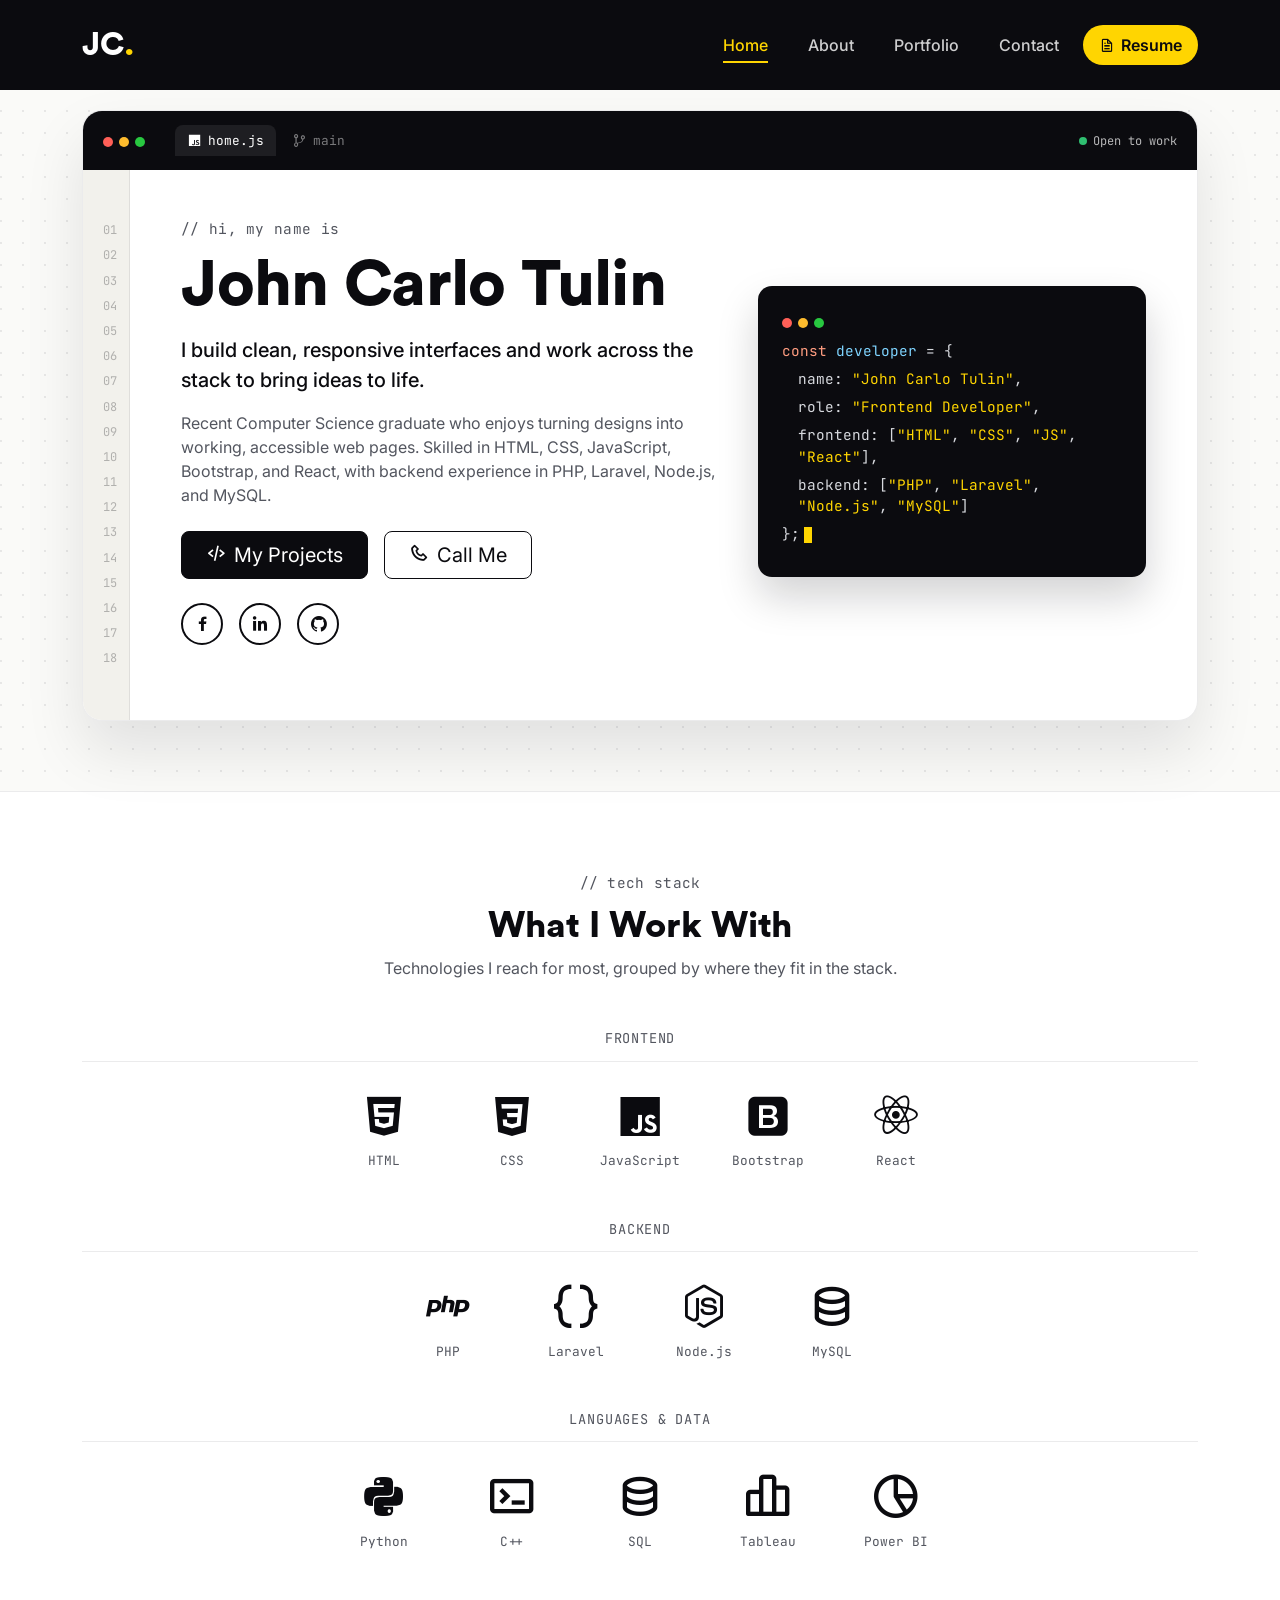
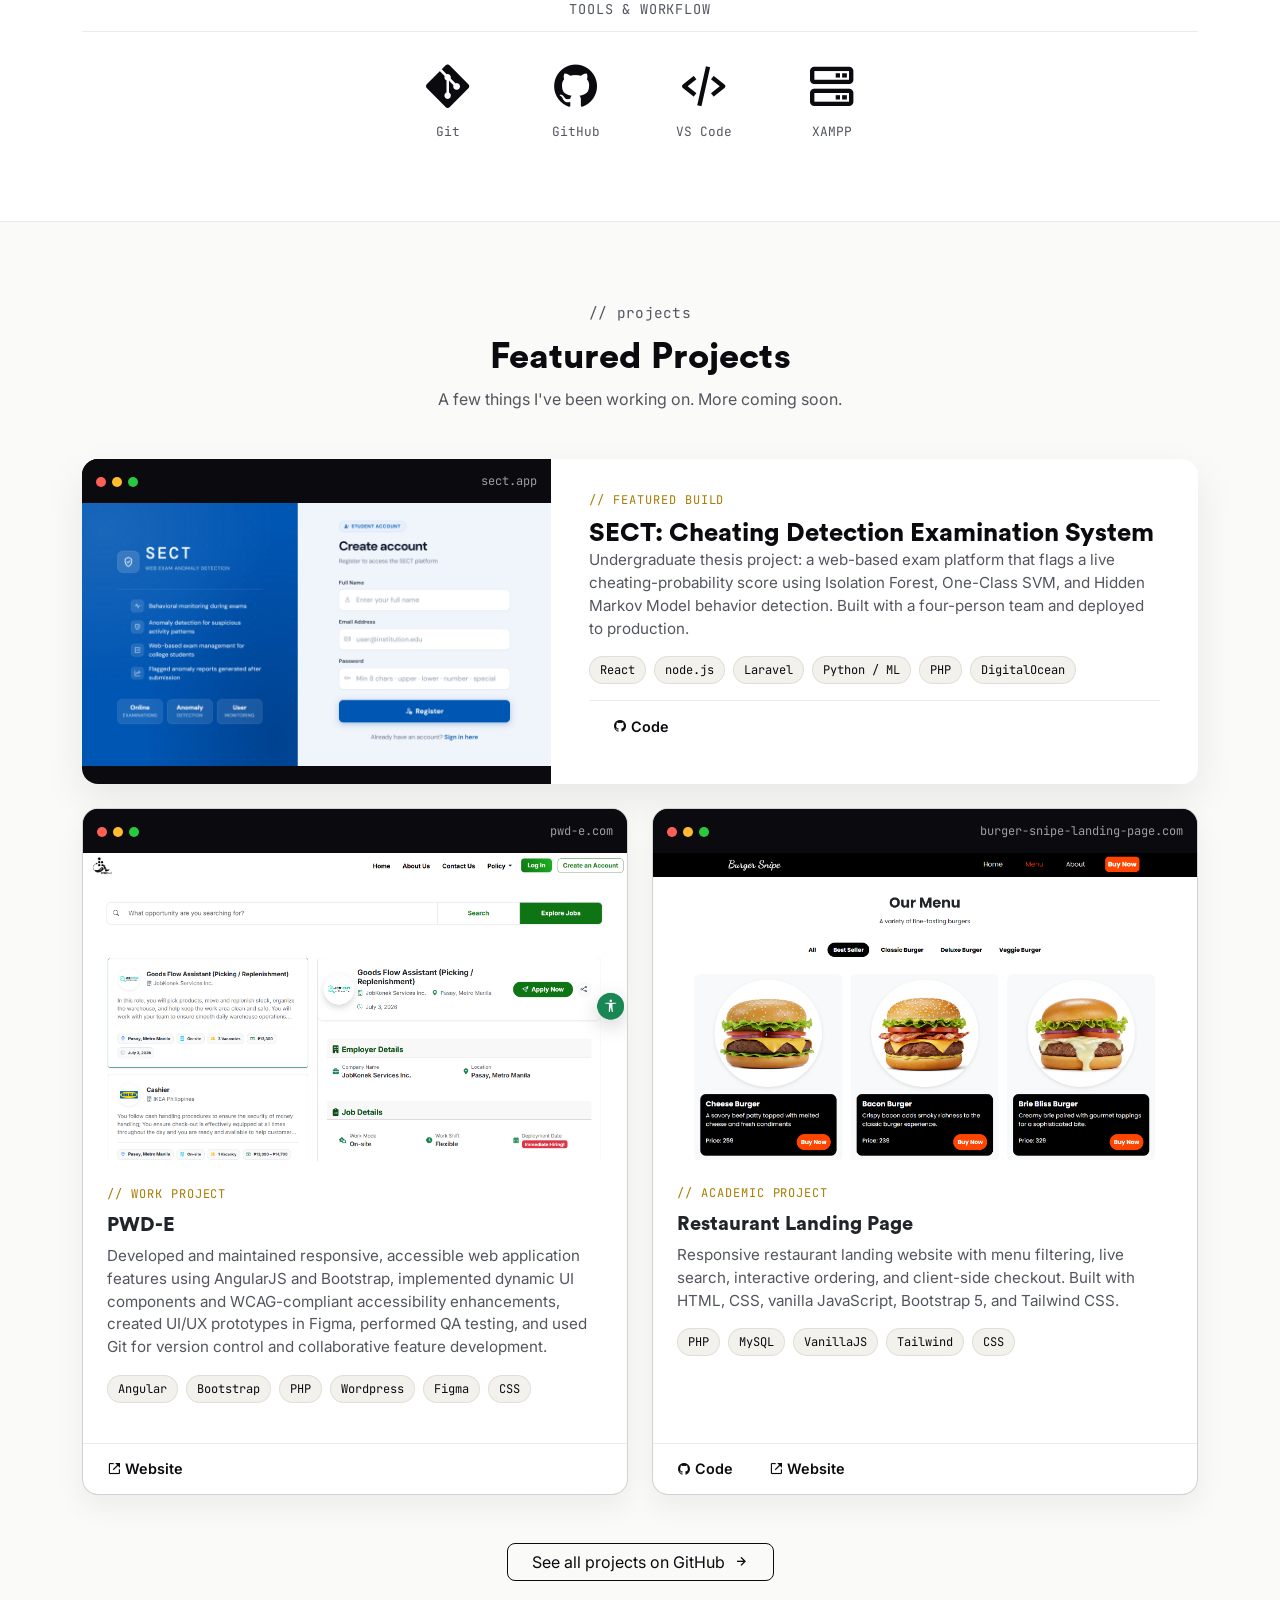
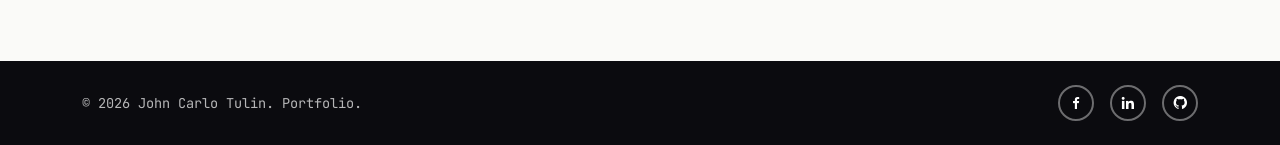
<file: index.html>
<!DOCTYPE html>
<html lang="en">
<head>
    <meta charset="UTF-8">
    <meta name="viewport" content="width=device-width, initial-scale=1.0">
    <title>John Carlo Tulin | Junior Developer</title>

    <link rel="icon" type="image/svg+xml" href="assets/img/favicon.svg">

    <link href="https://cdn.jsdelivr.net/npm/bootstrap@5.3.3/dist/css/bootstrap.min.css" rel="stylesheet">
    <link href='https://unpkg.com/boxicons@2.1.4/css/boxicons.min.css' rel='stylesheet'>
    <link rel="preconnect" href="https://fonts.googleapis.com">
    <link href="https://fonts.googleapis.com/css2?family=Inter:wght@400;500;600&family=JetBrains+Mono:wght@400;500&display=swap" rel="stylesheet">

    <link rel="stylesheet" href="assets/css/style.css">
</head>
<body data-page="home">

    <div id="site-navbar"></div>
    <noscript>
        <p style="text-align:center; padding: 1rem; background:#0b0b0f; color:#fff;">
            This site uses a little JavaScript to build the navigation and footer. Please enable JavaScript to view it properly.
        </p>
    </noscript>

    <main>

    <!-- HERO: the whole thing lives inside one big "editor window" instead of
         a headline next to a small floating code card -->
    <header id="home" class="hero d-flex align-items-center">
        <div class="container">
            <div class="ide-window fade-in fade-in-1">

                <div class="ide-titlebar">
                    <span class="ide-dots">
                        <span class="dot dot-red"></span><span class="dot dot-yellow"></span><span class="dot dot-green"></span>
                    </span>
                    <div class="ide-tabs">
                        <span class="ide-tab active"><i class='bx bxl-javascript'></i>home.js</span>
                        <span class="ide-tab"><i class='bx bx-git-branch'></i>main</span>
                    </div>
                    <span class="ide-status"><span class="status-dot"></span>Open to work</span>
                </div>

                <div class="ide-content">
                    <div class="ide-gutter" aria-hidden="true">
                        <span>01</span><span>02</span><span>03</span><span>04</span><span>05</span>
                        <span>06</span><span>07</span><span>08</span><span>09</span><span>10</span>
                        <span>11</span><span>12</span><span>13</span><span>14</span><span>15</span>
                        <span>16</span><span>17</span><span>18</span>
                    </div>

                    <div class="ide-main">
                        <div class="row align-items-center gy-5">
                            <div class="col-lg-7">
                                <p class="eyebrow">// hi, my name is</p>
                                <h1 class="display-4 fw-bold hero-title">John Carlo Tulin</h1>
                                <p class="lead hero-sub">I build clean, responsive interfaces and work across the stack to bring ideas to life.</p>
                                <p class="hero-text">Recent Computer Science graduate who enjoys turning designs into working, accessible web pages. Skilled in HTML, CSS, JavaScript, Bootstrap, and React, with backend experience in PHP, Laravel, Node.js, and MySQL.</p>

                                <div class="d-flex flex-wrap gap-3 mt-4 hero-actions">
                                    <a href="https://github.com/JohnCGT" class="btn btn-dark btn-lg px-4 rounded-3" target="_blank" rel="noopener">
                                        <i class='bx bx-code-alt me-2'></i>My Projects
                                    </a>
                                    <a href="tel:+639287628547" class="btn btn-outline-dark btn-lg px-4 rounded-3">
                                        <i class='bx bx-phone me-2'></i>Call Me
                                    </a>
                                </div>

                                <div class="d-flex gap-3 mt-4 socials">
                                    <a href="https://www.facebook.com/kaloizkie.22" target="_blank" rel="noopener" aria-label="Facebook"><i class='bx bxl-facebook'></i></a>
                                    <a href="https://www.linkedin.com/in/john-carlo-tulin-809158369/" target="_blank" rel="noopener" aria-label="LinkedIn"><i class='bx bxl-linkedin'></i></a>
                                    <a href="https://github.com/JohnCGT" target="_blank" rel="noopener" aria-label="GitHub"><i class='bx bxl-github'></i></a>
                                </div>
                            </div>

                            <div class="col-lg-5 d-none d-lg-block">
                                <div class="hero-card">
                                    <p class="mono-line"><span class="dot dot-red"></span><span class="dot dot-yellow"></span><span class="dot dot-green"></span></p>
                                    <p class="mono-line"><span class="mono-key">const</span> <span class="mono-var">developer</span> = {</p>
                                    <p class="mono-line ps-3">name: <span class="mono-str">"John Carlo Tulin"</span>,</p>
                                    <p class="mono-line ps-3">role: <span class="mono-str">"Frontend Developer"</span>,</p>
                                    <p class="mono-line ps-3">frontend: [<span class="mono-str">"HTML"</span>, <span class="mono-str">"CSS"</span>, <span class="mono-str">"JS"</span>, <span class="mono-str">"React"</span>],</p>
                                    <p class="mono-line ps-3">backend: [<span class="mono-str">"PHP"</span>, <span class="mono-str">"Laravel"</span>, <span class="mono-str">"Node.js"</span>, <span class="mono-str">"MySQL"</span>]</p>
                                    <p class="mono-line mono-cursor">};</p>
                                </div>
                            </div>
                        </div>
                    </div>
                </div>
            </div>
        </div>
    </header>

    <!-- TECH STACK: built by renderTechStack() from SITE_DATA.techStack -->
    <section class="stack-section">
        <div class="container">
            <p class="eyebrow text-center fade-in fade-in-1">// tech stack</p>
            <h2 class="section-title text-center mb-2 fade-in fade-in-1">What I Work With</h2>
            <p class="text-center section-sub mb-5 fade-in fade-in-2">Technologies I reach for most, grouped by where they fit in the stack.</p>

            <div id="tech-stack-grid" class="fade-in fade-in-2">
                <!-- filled by main.js -->
            </div>
        </div>
    </section>

    <!-- PROJECTS: built by renderProjects() from SITE_DATA.projects. the first
         project (the real one) renders bigger, the rest fill the grid below it -->
    <section id="projects" class="projects">
        <div class="container">
            <p class="eyebrow text-center fade-in fade-in-1">// projects</p>
            <h2 class="section-title text-center mb-2 fade-in fade-in-1">Featured Projects</h2>
            <p class="text-center section-sub mb-5 fade-in fade-in-2">A few things I've been working on. More coming soon.</p>

            <div id="projects-grid">
                <!-- filled by main.js -->
            </div>

            <div class="text-center mt-5">
                <a href="https://github.com/JohnCGT" class="btn btn-outline-dark rounded-3 px-4" target="_blank" rel="noopener">
                    See all projects on GitHub <i class='bx bx-right-arrow-alt ms-1'></i>
                </a>
            </div>
        </div>
    </section>

    </main>

    <div id="site-footer"></div>

    <script src="https://cdn.jsdelivr.net/npm/bootstrap@5.3.3/dist/js/bootstrap.bundle.min.js"></script>
    <script src="assets/js/site-data.js"></script>
    <script src="assets/js/main.js"></script>
</body>
</html>
</file>
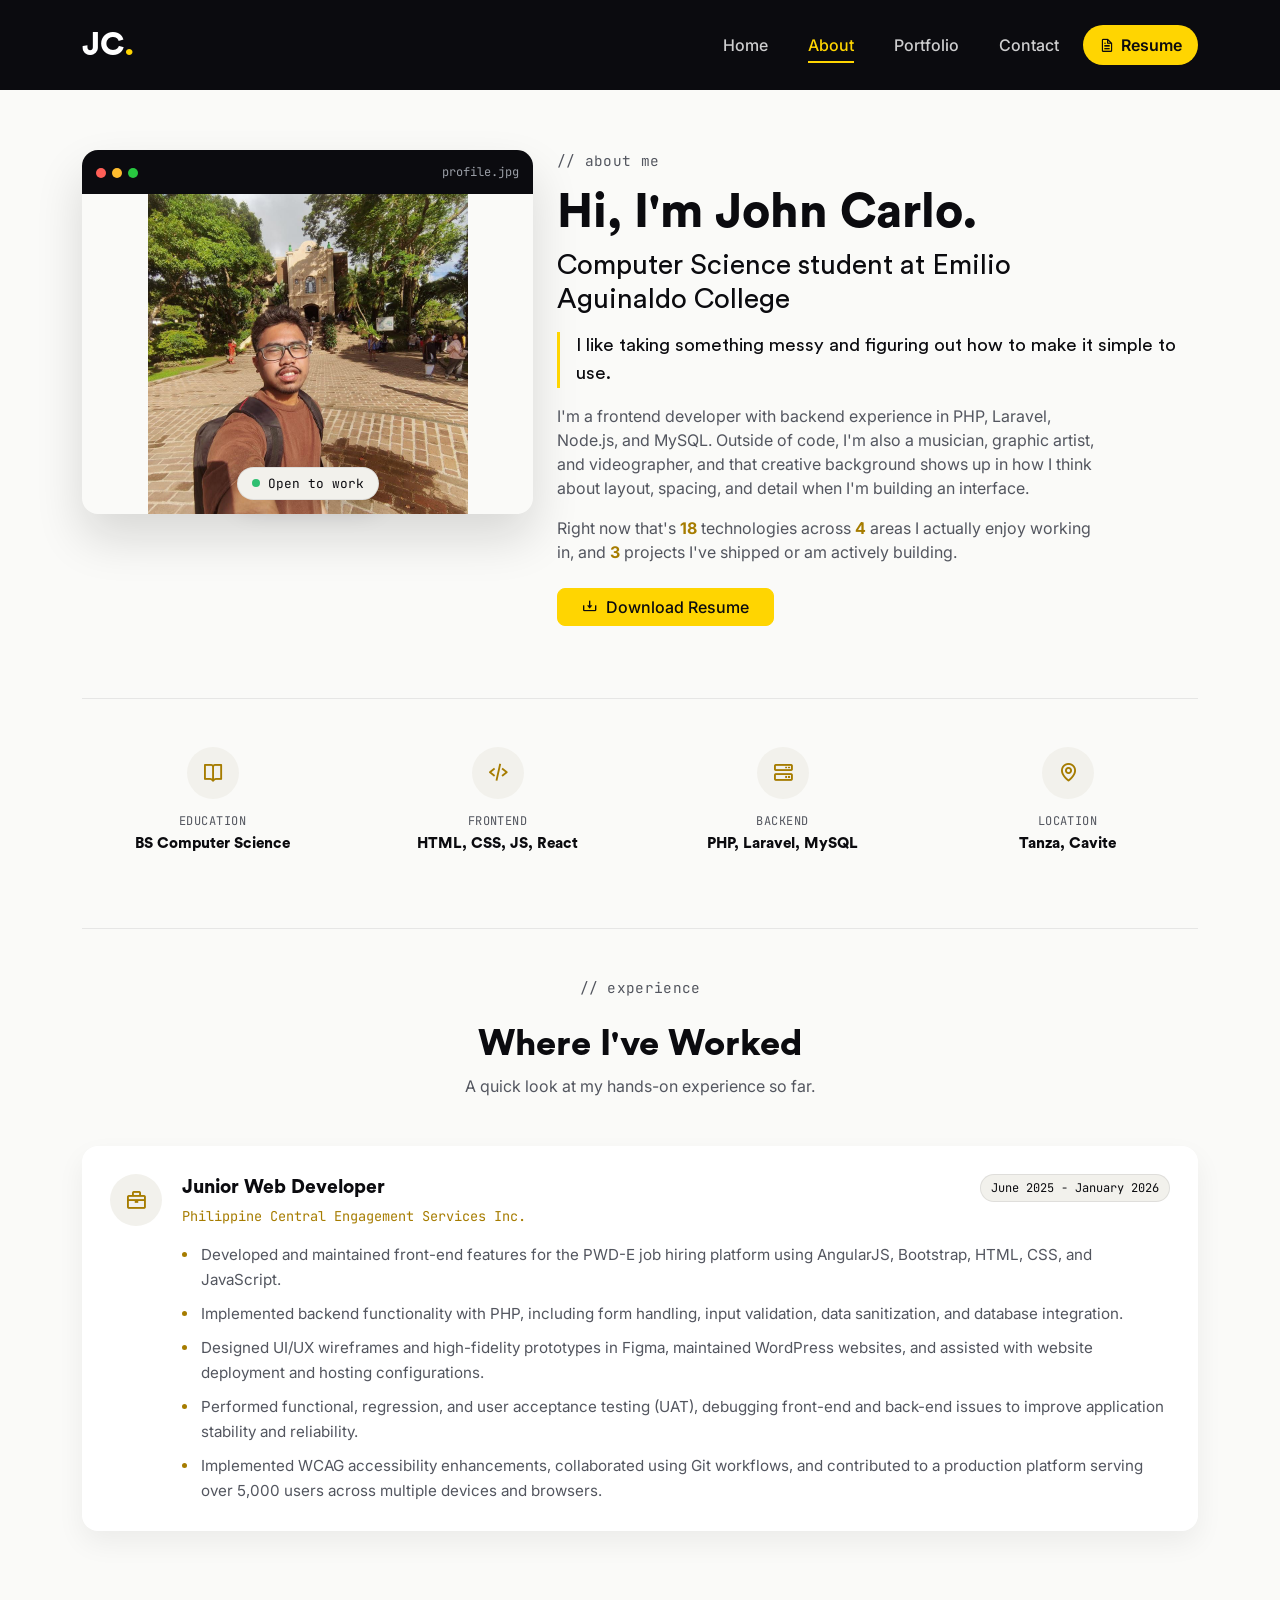
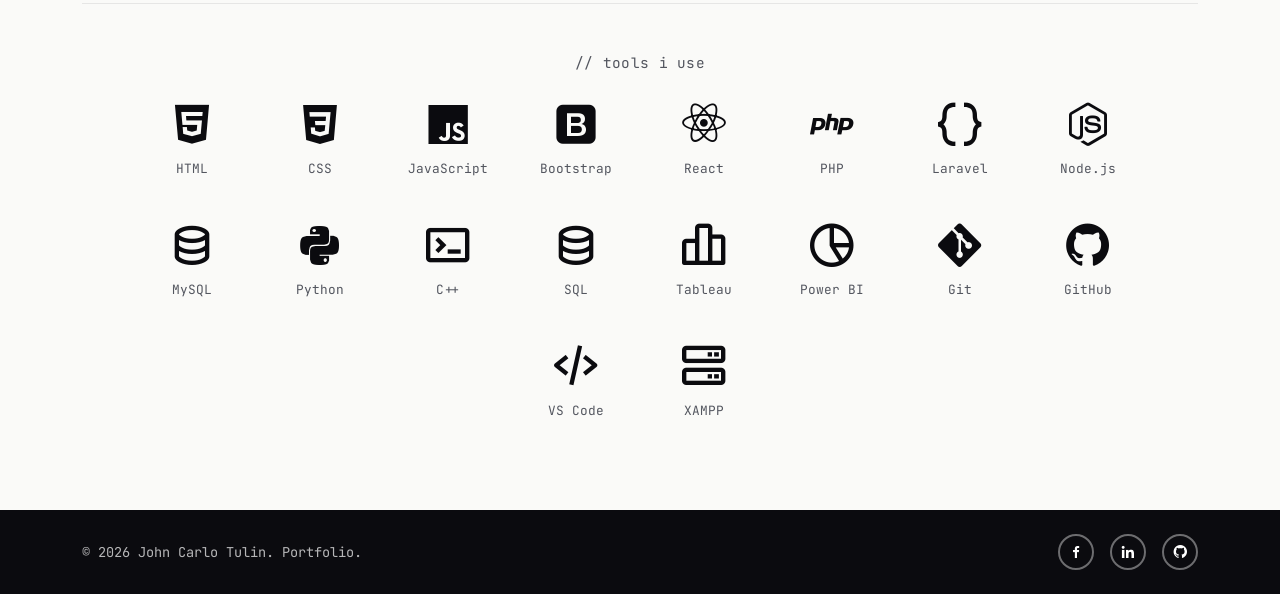
<file: about.html>
<!DOCTYPE html>
<html lang="en">
<head>
    <meta charset="UTF-8">
    <meta name="viewport" content="width=device-width, initial-scale=1.0">
    <title>John Carlo Tulin | Junior Developer</title>

    <link rel="icon" type="image/svg+xml" href="assets/img/favicon.svg">

    <link href="https://cdn.jsdelivr.net/npm/bootstrap@5.3.3/dist/css/bootstrap.min.css" rel="stylesheet">
    <link href='https://unpkg.com/boxicons@2.1.4/css/boxicons.min.css' rel='stylesheet'>
    <link rel="preconnect" href="https://fonts.googleapis.com">
    <link href="https://fonts.googleapis.com/css2?family=Inter:wght@400;500;600&family=JetBrains+Mono:wght@400;500&display=swap" rel="stylesheet">

    <link rel="stylesheet" href="assets/css/style.css">
</head>
<body data-page="about">

    <div id="site-navbar"></div>
    <noscript>
        <p style="text-align:center; padding: 1rem; background:#0b0b0f; color:#fff;">
            This site uses a little JavaScript to build the navigation and footer. Please enable JavaScript to view it properly.
        </p>
    </noscript>

    <main>
    <section class="about-section">
        <div class="container">

            <!-- top-aligned instead of centered, centering made the photo
                 and the text float at different heights depending on how
                 long the bio ran, top-aligning them reads a lot cleaner -->
            <div class="row align-items-start gy-5 about-intro">
                <div class="col-lg-5 fade-in fade-in-1">
                    <div class="about-photo-frame">
                        <div class="window-frame">
                            <div class="window-bar">
                                <span><span class="dot dot-red"></span><span class="dot dot-yellow"></span><span class="dot dot-green"></span></span>
                                <span class="file-name">profile.jpg</span>
                            </div>

                            <!-- Default: using my initials here until I actually get a headshot taken
                            <div class="about-monogram">
                                <span>JC</span>
                            </div> -->

                            <div class="about-photo">
                                <img src="assets/img/me.jpg" alt="Photo of John Carlo Tulin">
                            </div>
                        </div>
                        <span class="status-pill about-photo-badge"><span class="status-dot"></span>Open to work</span>
                    </div>
                </div>

                <div class="col-lg-7">
                    <p class="eyebrow fade-in fade-in-1">// about me</p>
                    <h1 class="about-title fade-in fade-in-2">Hi, I'm John Carlo.</h1>
                    <h3 class="hero-sub fade-in fade-in-3">Computer Science student at Emilio Aguinaldo College</h3>

                    <p class="about-pull-quote fade-in fade-in-3">
                        I like taking something messy and figuring out how to make it simple to use.
                    </p>

                    <p class="hero-text fade-in fade-in-3">
                        I'm a frontend developer with backend experience in PHP, Laravel, Node.js, and MySQL.
                        Outside of code, I'm also a musician, graphic artist, and videographer, and that
                        creative background shows up in how I think about layout, spacing, and detail
                        when I'm building an interface.
                    </p>

                    <!-- filled by renderAboutSummary() so the numbers move on their own as the site grows -->
                    <p id="about-summary" class="hero-text about-summary fade-in fade-in-3"></p>

                    <a href="assets/resume.pdf" download="John-Carlo-Tulin-Resume.pdf" class="btn btn-accent rounded-3 px-4 mt-2 fade-in fade-in-4">
                        <i class='bx bx-download me-2'></i>Download Resume
                    </a>
                </div>
            </div>

            <!-- quick facts, laid out as a row instead of a long list so
                 it's actually scannable -->
            <div class="about-block fade-in fade-in-4">
                <div class="row g-4">
                    <div class="col-6 col-md-3">
                        <div class="fact-item">
                            <span class="fact-icon"><i class='bx bx-book-open'></i></span>
                            <p class="fact-label">Education</p>
                            <p class="fact-value">BS Computer Science</p>
                        </div>
                    </div>
                    <div class="col-6 col-md-3">
                        <div class="fact-item">
                            <span class="fact-icon"><i class='bx bx-code-alt'></i></span>
                            <p class="fact-label">Frontend</p>
                            <p class="fact-value">HTML, CSS, JS, React</p>
                        </div>
                    </div>
                    <div class="col-6 col-md-3">
                        <div class="fact-item">
                            <span class="fact-icon"><i class='bx bx-server'></i></span>
                            <p class="fact-label">Backend</p>
                            <p class="fact-value">PHP, Laravel, MySQL</p>
                        </div>
                    </div>
                    <div class="col-6 col-md-3">
                        <div class="fact-item">
                            <span class="fact-icon"><i class='bx bx-map'></i></span>
                            <p class="fact-label">Location</p>
                            <p class="fact-value">Tanza, Cavite</p>
                        </div>
                    </div>
                </div>
            </div>

            <!-- work experience, laid out as a vertical timeline. entries
                 are still placeholders, need to fill these in with my
                 actual work history once I have it written up -->
            <div class="about-block fade-in fade-in-4">
                <p class="eyebrow text-center">// experience</p>
                <h2 class="section-title text-center mb-2">Where I've Worked</h2>
                <p class="text-center section-sub mb-5">A quick look at my hands-on experience so far.</p>
                <div id="experience-timeline" class="timeline"></div>
            </div>

            <!-- same big-icon-plus-name look as the tech stack section on
                 Home, just flattened into one row instead of grouped —
                 reuses the same list from site-data.js so it can't drift
                 out of sync with it -->
            <div class="about-block fade-in fade-in-4">
                <p class="eyebrow text-center">// tools i use</p>
                <div id="about-skill-tags" class="stack-grid"></div>
            </div>

        </div>
    </section>
    </main>

    <div id="site-footer"></div>

    <script src="https://cdn.jsdelivr.net/npm/bootstrap@5.3.3/dist/js/bootstrap.bundle.min.js"></script>
    <script src="assets/js/site-data.js"></script>
    <script src="assets/js/main.js"></script>
</body>
</html>
</file>
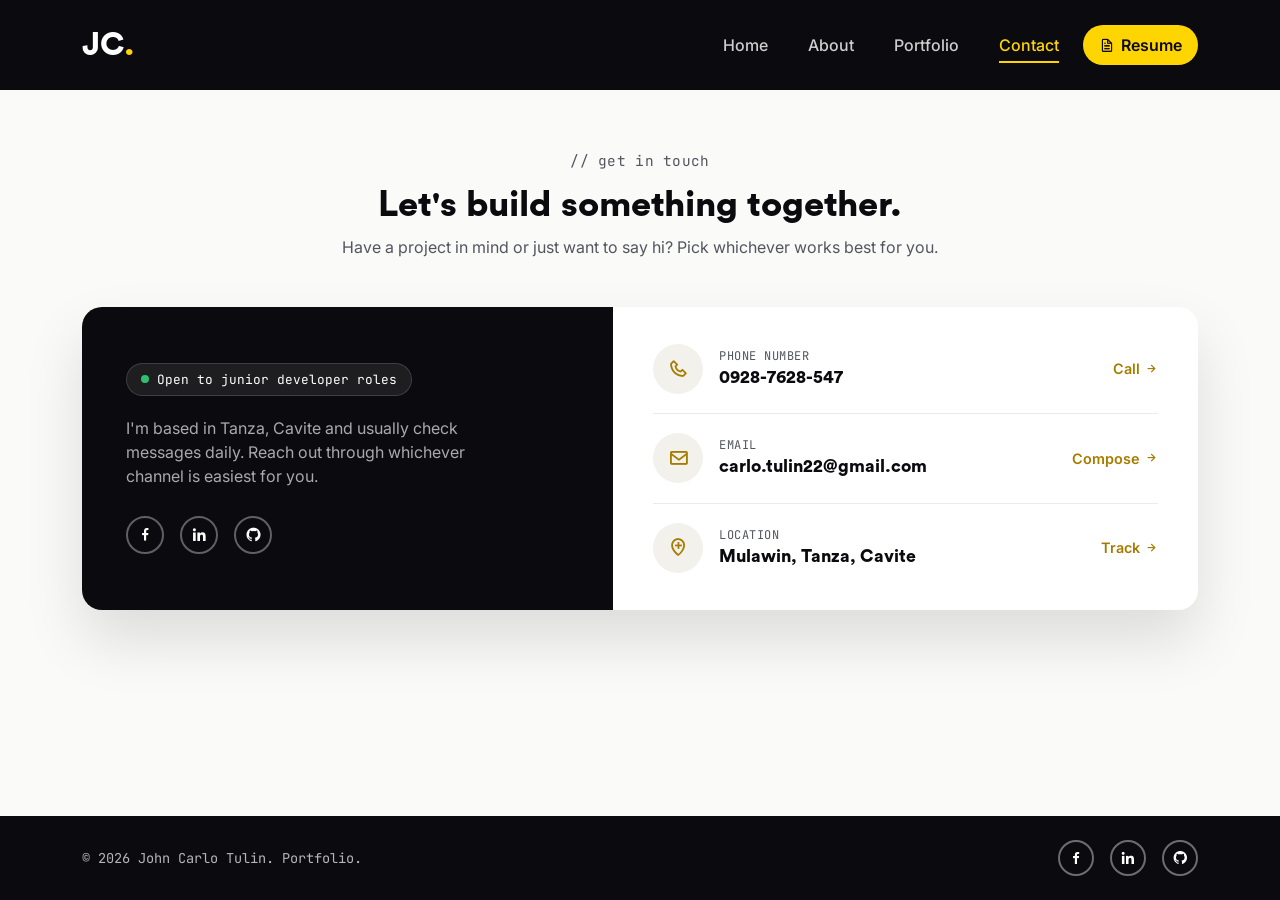
<file: contact.html>
<!DOCTYPE html>
<html lang="en">
<head>
    <meta charset="UTF-8">
    <meta name="viewport" content="width=device-width, initial-scale=1.0">
    <title>John Carlo Tulin | Junior Developer</title>

    <link rel="icon" type="image/svg+xml" href="assets/img/favicon.svg">

    <link href="https://cdn.jsdelivr.net/npm/bootstrap@5.3.3/dist/css/bootstrap.min.css" rel="stylesheet">
    <link href='https://unpkg.com/boxicons@2.1.4/css/boxicons.min.css' rel='stylesheet'>
    <link rel="preconnect" href="https://fonts.googleapis.com">
    <link href="https://fonts.googleapis.com/css2?family=Inter:wght@400;500;600&family=JetBrains+Mono:wght@400;500&display=swap" rel="stylesheet">

    <link rel="stylesheet" href="assets/css/style.css">
</head>
<body data-page="contact">

    <div id="site-navbar"></div>
    <noscript>
        <p style="text-align:center; padding: 1rem; background:#0b0b0f; color:#fff;">
            This site uses a little JavaScript to build the navigation and footer. Please enable JavaScript to view it properly.
        </p>
    </noscript>

    <main>
    <section class="contact-section">
        <div class="container">

            <!-- page heading lives up here now, same pattern as the other
                 pages, instead of being crammed inside the dark panel below -->
            <p class="eyebrow text-center fade-in fade-in-1">// get in touch</p>
            <h2 class="section-title text-center mb-2 fade-in fade-in-1">Let's build something together.</h2>
            <p class="text-center section-sub mb-5 fade-in fade-in-2">
                Have a project in mind or just want to say hi? Pick whichever works best for you.
            </p>

            <!-- dark intro panel on the left is just the short pitch + socials
                 now, contact rows on the right do the actual work -->
            <div class="contact-shell fade-in fade-in-2">
                <div class="contact-intro">
                    <span class="status-pill"><span class="status-dot"></span>Open to junior developer roles</span>
                    <p class="contact-intro-text">
                        I'm based in Tanza, Cavite and usually check messages daily.
                        Reach out through whichever channel is easiest for you.
                    </p>
                    <div class="d-flex gap-3 socials mt-2">
                        <a href="https://www.facebook.com/kaloizkie.22" target="_blank" rel="noopener" aria-label="Facebook"><i class='bx bxl-facebook'></i></a>
                        <a href="https://www.linkedin.com/in/john-carlo-tulin-809158369/" target="_blank" rel="noopener" aria-label="LinkedIn"><i class='bx bxl-linkedin'></i></a>
                        <a href="https://github.com/JohnCGT" target="_blank" rel="noopener" aria-label="GitHub"><i class='bx bxl-github'></i></a>
                    </div>
                </div>

                <!-- filled by renderContactMethods() from SITE_DATA.contactMethods -->
                <div id="contact-methods-grid" class="contact-list"></div>
            </div>
        </div>
    </section>
    </main>

    <div id="site-footer"></div>

    <script src="https://cdn.jsdelivr.net/npm/bootstrap@5.3.3/dist/js/bootstrap.bundle.min.js"></script>
    <script src="assets/js/site-data.js"></script>
    <script src="assets/js/main.js"></script>
</body>
</html>
</file>
<file: assets/css/style.css>
/* ==========================================================================
   FONTS
   self-hosted so the headings don't look like every other Google Fonts
   template. paths are relative to this file (assets/css/style.css).
   ========================================================================== */
@font-face {
    font-family: 'Circular Std';
    src: url('../fonts/CircularStd-Book.otf') format('opentype');
    font-weight: 400;
    font-style: normal;
    font-display: swap;
}
@font-face {
    font-family: 'Circular Std';
    src: url('../fonts/CircularStd-Black.otf') format('opentype');
    font-weight: 800;
    font-style: normal;
    font-display: swap;
}

:root {
    --ink: #0b0b0f;
    --paper: #ffffff;
    --bg: #fafaf8;
    --accent: #ffd501;
    --accent-dark: #a67c00;
    --terminal-green: #2fbf71;
    --slate: #53565f;
    --mist: #f2f1ec;
    --line: rgba(11, 11, 15, 0.08);

    --font-display: 'Circular Std', 'Segoe UI', sans-serif;
    --font-body: 'Inter', sans-serif;
    --font-mono: 'JetBrains Mono', monospace;
}

/* ==========================================================================
   BASE / TYPOGRAPHY
   --font-display for headings + brand, --font-body for paragraphs,
   --font-mono for eyebrows, code, and anything meant to read as "editor" text
   ========================================================================== */
html {
    scroll-behavior: smooth;
}
html, body {
    height: 100%;
}
body {
    font-family: var(--font-body);
    color: var(--ink);
    background-color: var(--bg);
    display: flex;
    flex-direction: column;
    min-height: 100vh;
}
main {
    flex: 1 0 auto;
}
footer {
    flex-shrink: 0;
}
a:focus-visible,
button:focus-visible {
    outline: 2px solid var(--accent);
    outline-offset: 2px;
}
h1, h2, h3, h4, h5, .navbar-brand {
    font-family: var(--font-display);
}

/* ===== NAVBAR ===== */
.navbar {
    background-color: var(--ink);
}
.navbar-brand.logo {
    font-family: var(--font-display);
    font-weight: 800;
    font-size: 2rem;
    color: var(--paper) !important;
}
.navbar-brand .accent {
    color: var(--accent);
}
.navbar-nav .nav-link {
    position: relative;
    color: rgba(255, 255, 255, 0.8) !important;
    font-weight: 500;
    padding: 0.5rem 1rem !important;
    transition: color 0.2s ease;
}
/* underline grows in on hover, one pseudo-element, no extra markup */
.navbar-nav .nav-link::after {
    content: '';
    position: absolute;
    left: 1rem;
    right: 1rem;
    bottom: 0.1rem;
    height: 2px;
    background-color: var(--accent);
    transform: scaleX(0);
    transform-origin: left;
    transition: transform 0.25s ease;
}
.navbar-nav .nav-link:hover,
.navbar-nav .nav-link.active {
    color: var(--accent) !important;
}
.navbar-nav .nav-link:hover::after,
.navbar-nav .nav-link.active::after {
    transform: scaleX(1);
}

/* resume dropdown — preview before download instead of just dumping
   a pdf on someone. font matches the other nav links on purpose.

   selector has to be .navbar-nav .nav-link.nav-resume-btn, not just
   .nav-resume-btn — the plain .navbar-nav .nav-link rule above has
   more classes in it so it kept winning and painting my text white
   on the yellow pill no matter what color I set here. took me a
   minute to figure out why it looked broken. */
.navbar-nav .nav-link.nav-resume-btn {
    display: inline-flex;
    align-items: center;
    gap: 6px;
    font-family: var(--font-body);
    font-size: 1rem;
    font-weight: 600;
    color: var(--ink) !important;
    background-color: var(--accent);
    padding: 8px 16px !important;
    border-radius: 999px;
    transition: transform 0.2s ease, background-color 0.2s ease;
}
.nav-resume-btn::after {
    display: none;
}
.navbar-nav .nav-link.nav-resume-btn:hover,
.navbar-nav .nav-link.nav-resume-btn.show {
    color: var(--ink) !important;
    background-color: var(--paper);
    transform: translateY(-1px);
}
.navbar-nav .nav-link.nav-resume-btn.dropdown-toggle::after {
    display: inline-block;
    margin-left: 6px;
    vertical-align: 0.05em;
}
.resume-menu {
    border: 1px solid var(--line);
    border-radius: 14px;
    box-shadow: 0 16px 32px rgba(11, 11, 15, 0.18);
    padding: 0.4rem;
    margin-top: 12px !important;
}
.resume-menu .dropdown-item {
    display: flex;
    align-items: center;
    gap: 8px;
    font-family: var(--font-body);
    font-size: 0.95rem;
    font-weight: 500;
    border-radius: 9px;
    padding: 0.55rem 0.75rem;
}
.resume-menu .dropdown-item:hover,
.resume-menu .dropdown-item:focus {
    background-color: var(--mist);
    color: var(--ink);
}
.resume-menu .dropdown-item i {
    font-size: 1rem;
    color: var(--accent-dark);
}

/* ===== EYEBROW / STATUS PILL ===== */
.eyebrow {
    font-family: var(--font-mono);
    font-size: 0.9rem;
    color: var(--slate);
    letter-spacing: 0.02em;
    margin-bottom: 0.75rem;
}
.status-pill {
    display: inline-flex;
    align-items: center;
    gap: 8px;
    font-family: var(--font-mono);
    font-size: 0.8rem;
    color: var(--ink);
    background-color: var(--mist);
    border: 1px solid var(--line);
    padding: 6px 14px;
    border-radius: 999px;
    margin-bottom: 1.25rem;
}
.status-dot {
    width: 8px;
    height: 8px;
    border-radius: 50%;
    background-color: var(--terminal-green);
    animation: pulse 1.8s ease-in-out infinite;
}
@keyframes pulse {
    0%, 100% { box-shadow: 0 0 0 0 rgba(47, 191, 113, 0.5); }
    50% { box-shadow: 0 0 0 6px rgba(47, 191, 113, 0); }
}

/* ===== HERO ===== */
/* the whole hero lives inside one big "editor window" — dots and a
   tab bar up top, a thin line-number gutter down the side, normal
   readable type inside it. wanted one confident shape here instead
   of a headline plus a small floating card doing separate things */
.hero {
    padding-top: 110px;
    padding-bottom: 70px;
    background-color: var(--bg);
    background-image: radial-gradient(var(--line) 1px, transparent 1px);
    background-size: 22px 22px;
    background-position: -10px -10px;
}

.ide-window {
    background-color: var(--paper);
    border-radius: 20px;
    border: 1px solid var(--line);
    box-shadow: 0 30px 60px rgba(11, 11, 15, 0.1);
    overflow: hidden;
}
.ide-titlebar {
    display: flex;
    align-items: center;
    gap: 1.5rem;
    background-color: var(--ink);
    padding: 14px 20px;
}
.ide-tabs {
    display: flex;
    gap: 4px;
    flex: 1;
    overflow: hidden;
}
.ide-tab {
    display: inline-flex;
    align-items: center;
    gap: 6px;
    font-family: var(--font-mono);
    font-size: 0.8rem;
    color: rgba(255, 255, 255, 0.45);
    padding: 6px 12px;
    border-radius: 8px 8px 0 0;
    white-space: nowrap;
}
.ide-tab.active {
    color: var(--paper);
    background-color: rgba(255, 255, 255, 0.08);
}
.ide-tab i {
    font-size: 0.95rem;
}
.ide-status {
    display: none;
    align-items: center;
    gap: 6px;
    font-family: var(--font-mono);
    font-size: 0.75rem;
    color: rgba(255, 255, 255, 0.7);
    flex-shrink: 0;
}
@media (min-width: 576px) {
    .ide-status { display: inline-flex; }
}

.ide-content {
    display: flex;
}
/* purely decorative — not tied to real line counts, just texture that
   sells the "this is a code editor" idea at a glance */
.ide-gutter {
    display: none;
    flex-direction: column;
    flex-shrink: 0;
    padding: 3rem 0.75rem 3rem 1.25rem;
    background-color: var(--mist);
    border-right: 1px solid var(--line);
}
.ide-gutter span {
    font-family: var(--font-mono);
    font-size: 0.75rem;
    line-height: 2.1;
    color: rgba(11, 11, 15, 0.28);
}
@media (min-width: 992px) {
    .ide-gutter { display: flex; }
}
.ide-main {
    flex: 1;
    padding: 3rem clamp(1.5rem, 4vw, 3.5rem);
    min-width: 0;
}

.hero-title {
    font-family: var(--font-display);
    font-size: clamp(2.5rem, 5.5vw, 4rem);
    line-height: 1.05;
    letter-spacing: -0.01em;
    margin-bottom: 1rem;
}
.hero-sub {
    color: var(--ink);
    font-weight: 500;
    max-width: 560px;
}
.hero-text {
    color: var(--slate);
    max-width: 540px;
}
.btn-dark {
    background-color: var(--ink);
    border-color: var(--ink);
    transition: transform 0.2s ease, background-color 0.2s ease, border-color 0.2s ease;
}
.btn-dark:hover {
    background-color: var(--accent);
    border-color: var(--accent);
    color: var(--ink);
    transform: translateY(-2px);
}
.btn-outline-dark {
    color: var(--ink);
    border-color: var(--ink);
    transition: transform 0.2s ease, background-color 0.2s ease, color 0.2s ease;
}
.btn-outline-dark:hover {
    background-color: var(--ink);
    border-color: var(--ink);
    color: var(--paper);
    transform: translateY(-2px);
}
/* used for resume download + a few other primary actions — wanted
   one consistent "this is the button that matters" style */
.btn-accent {
    background-color: var(--accent);
    border-color: var(--accent);
    color: var(--ink);
    font-weight: 500;
    transition: transform 0.2s ease, background-color 0.2s ease;
}
.btn-accent:hover {
    background-color: var(--accent-dark);
    border-color: var(--accent-dark);
    color: var(--ink);
    transform: translateY(-2px);
}

.socials a {
    display: inline-flex;
    align-items: center;
    justify-content: center;
    width: 42px;
    height: 42px;
    border: 2px solid var(--ink);
    border-radius: 50%;
    color: var(--ink);
    font-size: 1.2rem;
    text-decoration: none;
    transition: 0.2s ease;
}
.socials a:hover {
    background-color: var(--accent);
    border-color: var(--accent);
    color: var(--ink);
}

/* the little code snippet sitting beside the bio inside the window */
.hero-card {
    background-color: var(--ink);
    border-radius: 14px;
    padding: 26px 24px;
    box-shadow: 0 20px 40px rgba(11, 11, 15, 0.18);
}
.mono-line {
    font-family: var(--font-mono);
    font-size: 0.9rem;
    color: #d7d9de;
    margin-bottom: 0.4rem;
    white-space: pre-wrap;
}
/* little blinking cursor on the last line, small nod to an actual editor */
.mono-line.mono-cursor::after {
    content: '';
    display: inline-block;
    width: 8px;
    height: 1rem;
    margin-left: 4px;
    background-color: var(--accent);
    vertical-align: text-bottom;
    animation: blink 1.1s step-end infinite;
}
@keyframes blink {
    50% { opacity: 0; }
}
@media (prefers-reduced-motion: reduce) {
    .mono-line.mono-cursor::after,
    .status-dot { animation: none; }
}
.mono-key { color: #ff9d80; }
.mono-var { color: #7fd4ff; }
.mono-str { color: var(--accent); }
.dot {
    display: inline-block;
    width: 10px;
    height: 10px;
    border-radius: 50%;
    margin-right: 6px;
}
.dot-red { background-color: #ff5f57; }
.dot-yellow { background-color: #febc2e; }
.dot-green { background-color: #28c840; }

/* ===== TECH STACK ===== */
/* went minimal here on purpose — just the logo and the name, no
   cards or borders around each one. grouped under a plain label per
   category so it still reads as organized without needing boxes */
.stack-section {
    background-color: var(--paper);
    border-top: 1px solid var(--line);
    border-bottom: 1px solid var(--line);
    padding: 5rem 0;
}
.stack-group {
    margin-bottom: 3rem;
    text-align: center;
}
.stack-group:last-child {
    margin-bottom: 0;
}
.stack-group-name {
    font-family: var(--font-mono);
    font-size: 0.85rem;
    color: var(--slate);
    text-transform: uppercase;
    letter-spacing: 0.06em;
    padding-bottom: 0.75rem;
    margin-bottom: 1.75rem;
    border-bottom: 1px solid var(--line);
}
/* flex + justify-center instead of a grid — an auto-fill grid always
   packs items to the left, so a group with only 3 items looked
   lopsided instead of centered under its own label */
.stack-grid {
    display: flex;
    flex-wrap: wrap;
    justify-content: center;
    gap: 2.5rem 2rem;
}
.stack-item {
    display: flex;
    flex-direction: column;
    align-items: center;
    gap: 0.6rem;
    text-align: center;
    width: 96px;
}
.stack-item i {
    font-size: 3.25rem;
    color: var(--ink);
    transition: color 0.2s ease, transform 0.2s ease;
}
.stack-item:hover i {
    color: var(--accent-dark);
    transform: translateY(-4px);
}
.stack-item span {
    font-family: var(--font-mono);
    font-size: 0.8rem;
    color: var(--slate);
}

/* ===== PROJECTS ===== */
.projects {
    background-color: var(--bg);
    padding: 5rem 0;
}
.section-title {
    font-family: var(--font-display);
    font-weight: 800;
    font-size: clamp(1.75rem, 3vw, 2.25rem);
}
.section-sub {
    color: var(--slate);
}

/* the one real project I've shipped gets to look like it — bigger,
   horizontal, more room for the description. the two placeholders
   sit underneath as smaller cards until they're actually finished */
.project-featured {
    display: flex;
    flex-direction: column;
    border-radius: 16px;
    overflow: hidden;
    background-color: var(--paper);
    box-shadow: 0 16px 40px rgba(11, 11, 15, 0.08);
    margin-bottom: 1.5rem;
    transition: transform 0.25s ease, box-shadow 0.25s ease;
}
.project-featured:hover {
    transform: translateY(-4px);
    box-shadow: 0 24px 48px rgba(11, 11, 15, 0.12);
}
.project-featured .card-thumb {
    height: 220px;
}
.project-featured .featured-body {
    padding: 2rem clamp(1.5rem, 3vw, 2.5rem);
}
.featured-label {
    font-family: var(--font-mono);
    font-size: 0.75rem;
    color: var(--accent-dark);
    text-transform: uppercase;
    letter-spacing: 0.08em;
    margin-bottom: 0.6rem;
}
@media (min-width: 992px) {
    .project-featured {
        flex-direction: row;
    }
    .project-featured .card-thumb {
        width: 42%;
        height: auto;
        min-height: 320px;
    }
    .project-featured .featured-body {
        width: 58%;
        display: flex;
        flex-direction: column;
        justify-content: center;
    }
}

.project-card {
    border-radius: 16px;
    overflow: hidden;
    background-color: var(--paper);
    box-shadow: 0 12px 28px rgba(11, 11, 15, 0.06);
    transition: transform 0.25s ease, box-shadow 0.25s ease;
}
.project-card:hover {
    transform: translateY(-6px);
    box-shadow: 0 20px 40px rgba(11, 11, 15, 0.1);
}
.card-thumb {
    height: 160px;
    background-color: var(--ink);
    display: flex;
    flex-direction: column;
}
.card-thumb i {
    flex: 1;
    display: flex;
    align-items: center;
    justify-content: center;
    font-size: 2.75rem;
    color: var(--accent);
}
/* if a project has a real screenshot the frame grows a bit taller and
   the image fills it — everything else about the card stays the same */
.card-thumb.has-image {
    height: auto;
}
.card-thumb.has-image img {
    width: 100%;
    height: auto;
    display: block;
}
.card-title {
    font-family: var(--font-display);
    font-weight: 800;
}
.featured-title {
    font-size: 1.6rem;
}
.card-text {
    color: var(--slate);
    font-size: 0.95rem;
}
.tag {
    font-family: var(--font-mono);
    font-size: 0.75rem;
    background-color: var(--mist);
    border: 1px solid var(--line);
    color: var(--ink);
    padding: 4px 10px;
    border-radius: 999px;
}
.card-body {
    padding: 1.5rem;
}
.card-footer {
    background-color: transparent;
    border-top: 1px solid var(--line);
    display: flex;
    gap: 1.25rem;
    padding: 0.9rem 1.5rem;
}
.project-card .card-footer,
.project-featured .card-footer {
    padding-left: 1.5rem;
}
.card-link {
    font-size: 0.9rem;
    font-weight: 600;
    color: var(--ink);
    text-decoration: none;
    display: inline-flex;
    align-items: center;
    gap: 4px;
}
.card-link:hover {
    color: var(--accent-dark);
}

/* ===== FOOTER ===== */
.footer {
    background-color: var(--ink);
    padding: 2rem 0;
}
.footer-text {
    color: rgba(255, 255, 255, 0.7);
    font-family: var(--font-mono);
    font-size: 0.85rem;
}
.footer .socials a {
    width: 36px;
    height: 36px;
    font-size: 1rem;
    border-color: rgba(255, 255, 255, 0.4);
    color: var(--paper);
}
.footer .socials a:hover {
    background-color: var(--accent);
    border-color: var(--accent);
    color: var(--ink);
}

/* ===== FADE-IN ===== */
@keyframes fadeInUp {
    from { opacity: 0; transform: translateY(16px); }
    to { opacity: 1; transform: translateY(0); }
}
.fade-in {
    animation: fadeInUp 0.6s ease both;
}
.fade-in-1 { animation-delay: 0.1s; }
.fade-in-2 { animation-delay: 0.25s; }
.fade-in-3 { animation-delay: 0.4s; }
.fade-in-4 { animation-delay: 0.55s; }
@media (prefers-reduced-motion: reduce) {
    .fade-in { animation: none; }
}

/* ===== ABOUT PAGE ===== */
.about-section {
    padding-top: 150px;
    padding-bottom: 90px;
    background-color: var(--bg);
}
/* same browser-bar look as the hero window and project thumbnails,
   figured it'd be nice to reuse it here instead of a plain photo */
.window-frame {
    border-radius: 16px;
    overflow: hidden;
    box-shadow: 0 24px 48px rgba(11, 11, 15, 0.14);
}
.window-bar {
    display: flex;
    align-items: center;
    justify-content: space-between;
    background-color: var(--ink);
    padding: 10px 14px;
}
.window-bar .file-name {
    font-family: var(--font-mono);
    font-size: 0.75rem;
    color: #9a9ea6;
}
.about-photo-frame {
    position: relative;
}
/* filling the frame with my initials instead of a stand-in photo —
   figured a plain monogram looks more deliberate than a placeholder
   silhouette pretending to be a real picture */
.about-monogram {
    width: 100%;
    max-width: 320px;
    aspect-ratio: 1 / 1;
    margin: 0 auto;
    background-color: var(--ink);
    background-image: radial-gradient(rgba(255, 255, 255, 0.07) 1px, transparent 1px);
    background-size: 18px 18px;
    display: flex;
    align-items: center;
    justify-content: center;
}
.about-monogram span {
    font-family: var(--font-display);
    font-weight: 800;
    font-size: 5.5rem;
    color: var(--paper);
}
.about-photo {
    width: 100%;
    max-width: 320px;
    aspect-ratio: 1 / 1;
    margin: 0 auto;
    overflow: hidden;
}
.about-photo img {
    width: 100%;
    height: 100%;
    object-fit: cover;
    display: block;
}
.about-photo-badge {
    position: absolute;
    bottom: 14px;
    left: 50%;
    transform: translateX(-50%);
    margin-bottom: 0;
    box-shadow: 0 10px 24px rgba(11, 11, 15, 0.15);
}
.about-title {
    font-family: var(--font-display);
    font-weight: 800;
    font-size: clamp(2.25rem, 4vw, 3rem);
}
.about-pull-quote {
    font-family: var(--font-display);
    font-size: 1.15rem;
    font-weight: 400;
    color: var(--ink);
    border-left: 3px solid var(--accent);
    padding-left: 1rem;
    margin: 1rem 0;
}
/* filled in by main.js with real counts from site-data.js — wanted
   the numbers folded into a sentence instead of sitting in boxes,
   reads less like a stats dashboard */
.about-summary strong {
    color: var(--accent-dark);
    font-weight: 700;
}

/* every section below the intro uses the same top margin + divider,
   so the page has one consistent rhythm instead of each block having
   its own random amount of space above it */
.about-block {
    margin-top: 4.5rem;
    padding-top: 3rem;
    border-top: 1px solid var(--line);
}
.fact-item {
    text-align: center;
}
.fact-icon {
    width: 52px;
    height: 52px;
    border-radius: 50%;
    background-color: var(--mist);
    display: flex;
    align-items: center;
    justify-content: center;
    margin: 0 auto 0.85rem;
}
.fact-icon i {
    font-size: 1.4rem;
    color: var(--accent-dark);
}
.fact-label {
    font-family: var(--font-mono);
    font-size: 0.75rem;
    color: var(--slate);
    text-transform: uppercase;
    letter-spacing: 0.04em;
    margin-bottom: 0.2rem;
}
.fact-value {
    font-family: var(--font-display);
    font-weight: 800;
    font-size: 0.95rem;
    color: var(--ink);
    margin: 0;
}
.about-block .eyebrow {
    margin-bottom: 1.5rem;
}

/* each job is its own card instead of a plain divided row, same
   hover lift as the project cards and the same icon badge look as
   the facts row above, so this section actually feels tied to the
   rest of the page instead of just being a list of text */
.timeline-item {
    display: flex;
    gap: 1.25rem;
    background-color: var(--paper);
    border-radius: 16px;
    padding: 1.75rem;
    box-shadow: 0 12px 28px rgba(11, 11, 15, 0.06);
    transition: transform 0.25s ease, box-shadow 0.25s ease;
}
.timeline-item + .timeline-item {
    margin-top: 1.25rem;
}
.timeline-item:hover {
    transform: translateY(-4px);
    box-shadow: 0 18px 36px rgba(11, 11, 15, 0.1);
}
.timeline-icon {
    flex-shrink: 0;
    width: 52px;
    height: 52px;
    border-radius: 50%;
    background-color: var(--mist);
    display: flex;
    align-items: center;
    justify-content: center;
}
.timeline-icon i {
    font-size: 1.4rem;
    color: var(--accent-dark);
}
.timeline-content {
    flex: 1;
    min-width: 0;
}
.timeline-top {
    display: flex;
    flex-wrap: wrap;
    align-items: center;
    justify-content: space-between;
    gap: 0.5rem 1rem;
    margin-bottom: 0.25rem;
}
.timeline-role {
    font-family: var(--font-display);
    font-weight: 800;
    font-size: 1.2rem;
    color: var(--ink);
    margin: 0;
}
.timeline-period {
    flex-shrink: 0;
    white-space: nowrap;
}
.timeline-org {
    font-family: var(--font-mono);
    font-size: 0.85rem;
    color: var(--accent-dark);
    margin-bottom: 1rem;
}
.timeline-points {
    list-style: none;
    padding: 0;
    margin: 0;
}
.timeline-points li {
    position: relative;
    padding-left: 1.2rem;
    color: var(--slate);
    font-size: 0.95rem;
    line-height: 1.65;
    margin-bottom: 0.55rem;
}
.timeline-points li:last-child {
    margin-bottom: 0;
}
.timeline-points li::before {
    content: '';
    position: absolute;
    left: 0;
    top: 0.65em;
    width: 5px;
    height: 5px;
    border-radius: 50%;
    background-color: var(--accent-dark);
}
@media (max-width: 575.98px) {
    .timeline-item {
        padding: 1.5rem;
    }
}

/* ===== CONTACT PAGE ===== */
.contact-section {
    padding-top: 150px;
    padding-bottom: 80px;
    background-color: var(--bg);
}
/* dark intro panel on the left, contact rows on the right — a 3-card
   grid was stretching 3 items to fill space they didn't need */
.contact-shell {
    display: grid;
    grid-template-columns: 1fr 1.1fr;
    border-radius: 20px;
    overflow: hidden;
    box-shadow: 0 30px 60px rgba(11, 11, 15, 0.12);
}
.contact-intro {
    background-color: var(--ink);
    color: var(--paper);
    padding: 3.5rem 2.75rem;
    display: flex;
    flex-direction: column;
    justify-content: center;
    gap: 1.25rem;
}
.contact-intro-text {
    color: rgba(255, 255, 255, 0.65);
    max-width: 380px;
    margin: 0;
}
.contact-intro .status-pill {
    align-self: flex-start;
    background-color: rgba(255, 255, 255, 0.08);
    border-color: rgba(255, 255, 255, 0.15);
    color: var(--paper);
    margin-bottom: 0;
}
.contact-intro .socials a {
    width: 38px;
    height: 38px;
    font-size: 1.05rem;
    border-color: rgba(255, 255, 255, 0.35);
    color: var(--paper);
}
.contact-intro .socials a:hover {
    background-color: var(--accent);
    border-color: var(--accent);
    color: var(--ink);
}
.contact-list {
    background-color: var(--paper);
    padding: 1rem 2.5rem;
    display: flex;
    flex-direction: column;
    justify-content: center;
}
.contact-row {
    display: flex;
    align-items: center;
    gap: 1rem;
    padding: 1.2rem 0;
    border-bottom: 1px solid var(--line);
    text-decoration: none;
    color: inherit;
    transition: padding-left 0.2s ease;
}
.contact-row:last-child {
    border-bottom: none;
}
.contact-row:hover {
    padding-left: 0.4rem;
}
.contact-row-icon {
    flex-shrink: 0;
    width: 50px;
    height: 50px;
    border-radius: 50%;
    background-color: var(--mist);
    display: flex;
    align-items: center;
    justify-content: center;
    transition: background-color 0.2s ease;
}
.contact-row-icon i {
    font-size: 1.3rem;
    color: var(--accent-dark);
}
.contact-row:hover .contact-row-icon {
    background-color: var(--accent);
}
.contact-row-text {
    flex: 1;
    display: flex;
    flex-direction: column;
}
.contact-row-label {
    font-family: var(--font-mono);
    font-size: 0.75rem;
    color: var(--slate);
    text-transform: uppercase;
    letter-spacing: 0.04em;
}
.contact-row-value {
    font-family: var(--font-display);
    font-weight: 800;
    font-size: 1.1rem;
    color: var(--ink);
}
.contact-row-action {
    flex-shrink: 0;
    display: flex;
    align-items: center;
    gap: 4px;
    font-size: 0.9rem;
    font-weight: 600;
    color: var(--accent-dark);
}
@media (max-width: 767.98px) {
    .contact-shell { grid-template-columns: 1fr; }
    .contact-intro { padding: 2.5rem 1.75rem; }
    .contact-list { padding: 0.5rem 1.75rem 1.5rem; }
}

/* ===== RESPONSIVE ===== */
@media (max-width: 991.98px) {
    .hero-sub, .hero-text {
        max-width: 100%;
    }
    .ide-main {
        text-align: center;
    }
    .ide-main .hero-sub,
    .ide-main .hero-text {
        margin-left: auto;
        margin-right: auto;
    }
    .ide-main .hero-actions,
    .ide-main .socials {
        justify-content: center;
    }
}
@media (max-width: 575.98px) {
    .hero-title { font-size: 2.1rem; }
    .ide-main { padding: 2.25rem 1.5rem; }
}
</file>
